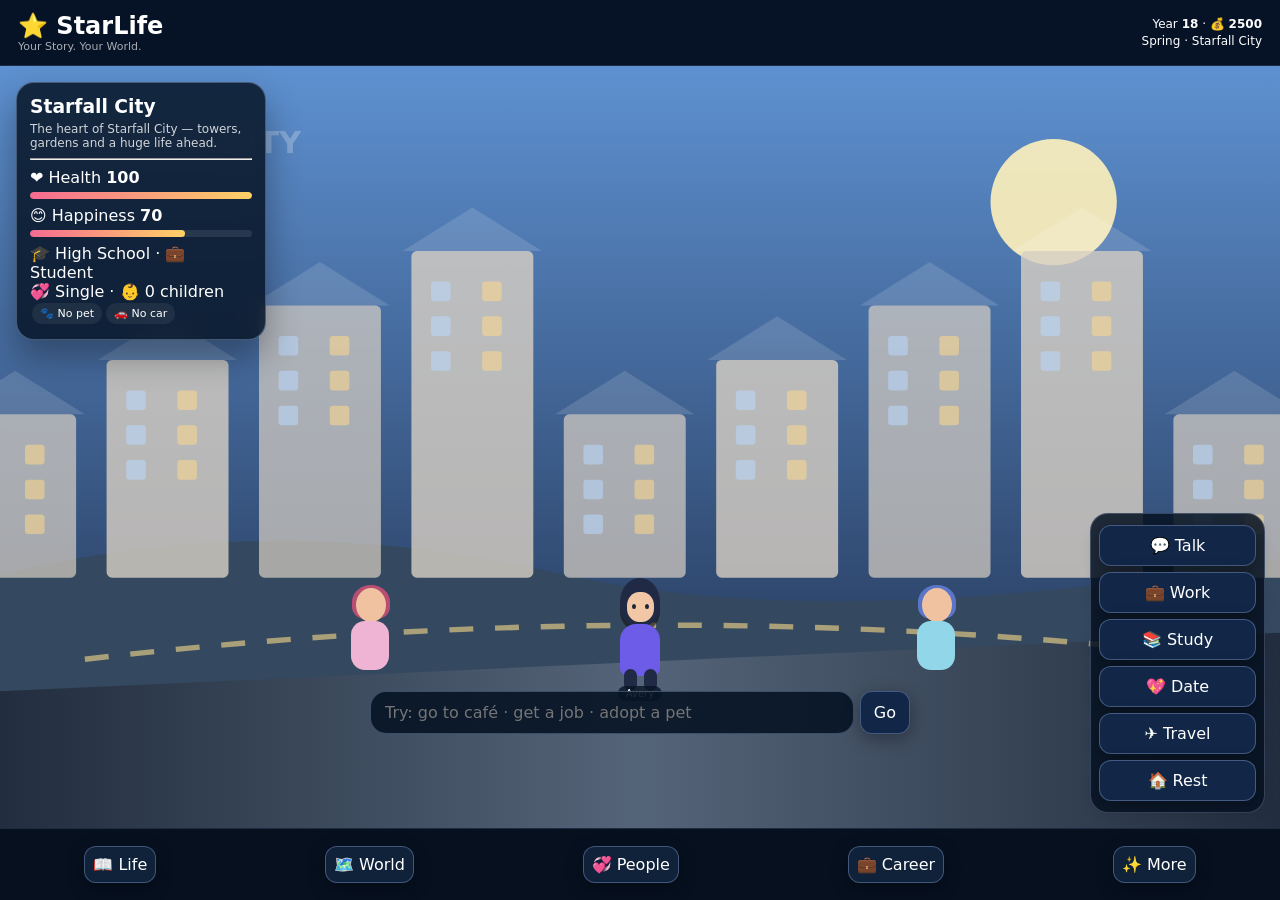
<file: index.html>
<!doctype html><html><head><meta charset="utf-8"><meta name="viewport" content="width=device-width,initial-scale=1,maximum-scale=1,user-scalable=no"><title>StarLife — Your Story. Your World.</title><style>*{box-sizing:border-box}html,body{margin:0;width:100%;height:100%;overflow:hidden;background:#07101f;color:#fff;font-family:system-ui,-apple-system,BlinkMacSystemFont,"Segoe UI",sans-serif}button,input{font:inherit}button{color:#fff;background:#122747;border:1px solid #8da8d966;border-radius:12px;padding:10px 13px;box-shadow:0 5px 18px #0005}button:active{transform:scale(.97)}#app{height:100%;display:flex;flex-direction:column;background:#07101f}.top{height:66px;display:flex;align-items:center;justify-content:space-between;padding:7px 18px;background:#071326ee;border-bottom:1px solid #7894c733;z-index:5}.logo{font-size:24px;font-weight:900}.tag{font-size:11px;opacity:.65}.stats{text-align:right;font-size:12px;line-height:1.35}.world{position:relative;flex:1;min-height:0;overflow:hidden}.scene{position:absolute;inset:0;background:#18365d}.scene svg{width:100%;height:100%;display:block}.hud{position:absolute;left:16px;top:16px;width:250px;background:#071426d9;border:1px solid #b2c9ec55;border-radius:18px;padding:13px;backdrop-filter:blur(10px);z-index:3;box-shadow:0 16px 35px #0005}.hud h3{margin:0 0 5px}.small{font-size:12px;opacity:.8}.bar{height:7px;background:#ffffff18;border-radius:10px;overflow:hidden;margin:5px 0 7px}.bar i{display:block;height:100%;width:70%;background:linear-gradient(90deg,#f46b91,#ffd166);border-radius:10px}.actions{position:absolute;right:15px;bottom:15px;width:175px;padding:8px;background:#071426dd;border:1px solid #b2c9ec44;border-radius:18px;z-index:3}.actions button{width:100%;margin:3px 0}.nav{height:72px;background:#07101feF;border-top:1px solid #7894c733;display:flex;align-items:center;justify-content:space-around;z-index:6}.nav button{min-width:70px;padding:8px;background:#10213a}.player{position:absolute;left:50%;bottom:19%;width:58px;height:105px;transform:translateX(-50%);z-index:2;transition:.08s}.player .hair{position:absolute;top:0;left:9px;width:40px;height:48px;background:#202a45;border-radius:50% 50% 42% 42%;box-shadow:0 5px 0 #1119}.player .face{position:absolute;top:14px;left:16px;width:27px;height:30px;border-radius:45%;background:#f2c7a6}.player .eye{position:absolute;top:26px;width:4px;height:5px;background:#1b2235;border-radius:50%}.player .e1{left:21px}.player .e2{left:34px}.player .body{position:absolute;top:46px;left:9px;width:40px;height:52px;background:#6d5ce7;border-radius:16px 16px 8px 8px}.player .leg{position:absolute;top:91px;width:13px;height:22px;background:#202a45;border-radius:8px}.player .l1{left:13px}.player .l2{left:33px}.player .label{position:absolute;top:108px;left:50%;transform:translateX(-50%);white-space:nowrap;background:#071426cc;padding:2px 8px;border-radius:10px;font-size:10px}.npc{position:absolute;z-index:2;width:48px;height:88px;bottom:20%}.npc .nhead{position:absolute;top:0;left:10px;width:30px;height:34px;background:#f0c2a0;border-radius:50%}.npc .nhair{position:absolute;top:-3px;left:6px;width:38px;height:34px;background:#b84e74;border-radius:50% 50% 35% 35%}.npc .nbody{position:absolute;top:33px;left:5px;width:38px;height:49px;background:#efb4d3;border-radius:14px}.n1{left:27%}.n2{right:25%}.panel{position:absolute;inset:0;background:#030813dc;z-index:10;display:flex;align-items:center;justify-content:center}.card{width:min(92%,650px);max-height:86%;overflow:auto;background:#0d1b32;border:1px solid #9eb8df66;border-radius:22px;padding:20px;box-shadow:0 25px 80px #000b}.grid{display:grid;grid-template-columns:repeat(3,1fr);gap:8px}.grid button{min-height:48px}.close{float:right}.hidden{display:none}.toast{position:absolute;top:78px;left:50%;transform:translateX(-50%);z-index:20;background:#071426f5;border:1px solid #9eb8df55;padding:9px 16px;border-radius:20px}.cmd{position:absolute;left:50%;bottom:94px;transform:translateX(-50%);width:min(540px,58%);z-index:4;display:flex;gap:6px}.cmd input{flex:1;min-width:0;padding:11px 14px;border-radius:16px;border:1px solid #9eb8df55;background:#071426e8;color:white;outline:none}.pill{display:inline-block;padding:4px 8px;border-radius:10px;background:#ffffff10;margin:2px;font-size:11px}@media(max-width:700px){.hud{width:210px;font-size:12px}.actions{width:135px}.cmd{width:55%;bottom:84px}.nav{height:64px}.nav button{min-width:54px;padding:7px 5px;font-size:11px}.logo{font-size:20px}}</style></head><body><div id="app"><header class="top"><div><div class="logo">⭐ StarLife</div><div class="tag">Your Story. Your World.</div></div><div class="stats">Year <b id="age">18</b> · 💰 <b id="money">2500</b><br><span>Spring</span> · <span id="place">Starfall City</span></div></header><main class="world"><div class="scene" id="scene"></div><div class="hud"><h3 id="title">Starfall City</h3><div class="small" id="desc">A living anime-inspired world awaits you.</div><hr><div>❤️ Health <b id="health">100</b></div><div class="bar"><i id="hb"></i></div><div>😊 Happiness <b id="happy">70</b></div><div class="bar"><i id="mb"></i></div><div>🎓 <span id="edu">High School</span> · 💼 <span id="job">Student</span></div><div>💞 <span id="rel">Single</span> · 👶 <span id="kids">0</span> children</div><div class="pill" id="pet">🐾 No pet</div><div class="pill" id="car">🚗 No car</div></div><div class="npc n1"><div class="nhair"></div><div class="nhead"></div><div class="nbody"></div></div><div class="npc n2"><div class="nhair" style="background:#5b76c9"></div><div class="nhead"></div><div class="nbody" style="background:#91d7e9"></div></div><div class="player" id="player"><div class="hair"></div><div class="face"></div><div class="eye e1"></div><div class="eye e2"></div><div class="body"></div><div class="leg l1"></div><div class="leg l2"></div><div class="label" id="playerLabel">Avery</div></div><div class="actions"><button onclick="doAct('talk')">💬 Talk</button><button onclick="doAct('work')">💼 Work</button><button onclick="doAct('study')">📚 Study</button><button onclick="doAct('date')">💖 Date</button><button onclick="doAct('travel')">✈️ Travel</button><button onclick="doAct('rest')">🏠 Rest</button></div><div class="cmd"><input id="command" placeholder="Try: go to café · get a job · adopt a pet"><button onclick="command()">Go</button></div></main><nav class="nav"><button onclick="openPanel('life')">📖 Life</button><button onclick="openPanel('world')">🗺️ World</button><button onclick="openPanel('people')">💞 People</button><button onclick="openPanel('career')">💼 Career</button><button onclick="openPanel('more')">✨ More</button></nav><div class="panel hidden" id="panel"><div class="card" id="card"></div></div><div class="toast hidden" id="toast"></div></div><script>const S={name:'Avery',age:18,money:2500,health:100,happy:70,edu:'High School',job:'Student',rel:'Single',kids:0,pet:false,car:false,married:false,wanted:0,loc:'Starfall City',x:50};const scenes={'Starfall City':['#5e91d1','#34495f','#d9d0c5','The heart of Starfall City — towers, gardens and a huge life ahead.'],'High School':['#88b7e8','#496879','#e9d6c6','Classes, clubs, friendships and the first steps toward college.'],'Café':['#2d2030','#8b5e55','#d99b6e','A warm evening café where friendships and romance can begin.'],'Beach':['#72bde0','#d8c28d','#fff0cf','Sun, waves and a place to clear your mind.'],'Your House':['#9c7db5','#443a53','#cfae8a','Your private space to rest, decorate and build a family.'],'Night Life':['#18152f','#24203e','#e65a9b','Neon streets, music, parties and unexpected encounters.'],'Hospital':['#d9edf7','#71889b','#f7f7f7','Medical care, recovery and health choices.'],'Gym':['#405267','#252c38','#b7c7d8','Train your body and strengthen your mental health.'],'Work':['#647b9a','#344254','#d9e3ed','Build your career, earn money and shape your future.'],'Mall':['#a8c3dc','#505d70','#f4e5d1','Shopping, food, entertainment and social life.'],'Family':['#6f8f8b','#3f504f','#e5c49d','Spend time with the people who matter.'],'Pets':['#9ac7d5','#506e67','#efcf9e','Meet animals, adopt a companion and make memories.'],'Travel':['#718ed0','#3c526f','#f2d9a6','Leave the city and discover new places.'],'Hobbies':['#8c7db5','#403a55','#d4a7c6','Music, art, reading and hobbies improve your life.'],'Real Estate':['#7ca7c4','#56635c','#ead8bd','Find your dream home and grow your property.'],'Garage':['#697b91','#343d48','#d1b48d','Buy and maintain vehicles.'],'Legacy':['#202b4b','#111827','#e8c87a','Look back on your life and begin a new generation.'],'Police':['#53647b','#252c38','#cbd6e6','Consequences, investigations and the law.']};function $(x){return document.getElementById(x)}function clamp(n,a,b){return Math.max(a,Math.min(b,n))}function sync(){['age','money','health','happy','edu','job','rel','kids'].forEach(k=>$(k).textContent=S[k]);$('place').textContent=S.loc;$('title').textContent=S.loc;$('desc').textContent=scenes[S.loc]?.[3]||'Explore your life.';$('hb').style.width=S.health+'%';$('mb').style.width=S.happy+'%';$('pet').textContent=S.pet?'🐾 Pet companion':'🐾 No pet';$('car').textContent=S.car?'🚗 Owns a car':'🚗 No car';$('playerLabel').textContent=S.name;renderScene()}function buildings(a){let o='';for(let i=0;i<9;i++){let x=i*140-30,h=150+(i%4)*50;o+=`<g><rect x="${x}" y="${470-h}" width="112" height="${h}" rx="5" fill="${a}" opacity=".${7+(i%2)}"/><polygon points="${x-8},${470-h} ${x+56},${430-h} ${x+120},${470-h}" fill="#ffffff22"/>${[0,1,2].map(r=>`<rect x="${x+18}" y="${470-h+28+r*32}" width="18" height="18" rx="3" fill="#b9d9ff88"/><rect x="${x+65}" y="${470-h+28+r*32}" width="18" height="18" rx="3" fill="#ffd98a88"/>`).join('')}</g>`}return o}function renderScene(){let q=scenes[S.loc]||scenes['Starfall City'];$('scene').innerHTML=`<svg viewBox="0 0 1200 700" preserveAspectRatio="xMidYMid slice"><defs><linearGradient id="sky" x2="0" y2="1"><stop stop-color="${q[0]}"/><stop offset="1" stop-color="#1b2945"/></linearGradient><linearGradient id="road"><stop stop-color="#202b3c"/><stop offset=".5" stop-color="#566579"/><stop offset="1" stop-color="#202b3c"/></linearGradient></defs><rect width="1200" height="700" fill="url(#sky)"/><circle cx="980" cy="125" r="58" fill="#fff1bc" opacity=".9"/><path d="M0 470 Q260 405 520 465T1200 450V700H0Z" fill="${q[1]}"/><path d="M0 575 L1200 520 L1200 700 L0 700Z" fill="url(#road)" opacity=".95"/>${buildings(q[2])}<path d="M90 545 Q600 485 1110 540" fill="none" stroke="#f7d989" stroke-width="5" stroke-dasharray="22 20" opacity=".6"/><text x="55" y="80" fill="#fff" opacity=".25" font-size="28" font-weight="700">${S.loc.toUpperCase()}</text></svg>`}function toast(t){$('toast').textContent=t;$('toast').classList.remove('hidden');setTimeout(()=>$('toast').classList.add('hidden'),1800)}function doAct(a){if(a==='talk'){S.happy=clamp(S.happy+5,0,100);toast('💬 A meaningful conversation lifted your mood.')}if(a==='work'){S.money+=250;S.happy=clamp(S.happy-2,0,100);toast('💼 You earned $250.')}if(a==='study'){S.happy=clamp(S.happy+3,0,100);toast('📚 Your skills improved.')}if(a==='date'){if(S.rel==='Single')S.rel='Dating';S.happy=clamp(S.happy+8,0,100);toast('💖 Your relationship is growing.')}if(a==='travel'){S.money=Math.max(0,S.money-150);S.loc='Travel';S.happy=clamp(S.happy+10,0,100);toast('✈️ You discovered somewhere new.')}if(a==='rest'){S.health=clamp(S.health+8,0,100);S.loc='Your House';toast('🏠 You rested and recovered.')}sync()}function move(dx,dy){S.x=clamp(S.x+dx,5,90);$('player').style.left=S.x+'%';$('player').style.bottom=clamp(19-dy,12,38)+'%'}document.addEventListener('keydown',e=>{if(['ArrowLeft','a'].includes(e.key))move(-2,0);if(['ArrowRight','d'].includes(e.key))move(2,0);if(['ArrowUp','w'].includes(e.key))move(0,2);if(['ArrowDown','s'].includes(e.key))move(0,-2);if(e.key===' ')ageUp()});let sx,sy;document.querySelector('.world').addEventListener('touchstart',e=>{sx=e.touches[0].clientX;sy=e.touches[0].clientY},{passive:true});document.querySelector('.world').addEventListener('touchmove',e=>{if(sx==null)return;let t=e.touches[0],dx=t.clientX-sx,dy=t.clientY-sy;if(Math.abs(dx)>4||Math.abs(dy)>4){move(dx*.03,-dy*.015);sx=t.clientX;sy=t.clientY}},{passive:true});document.querySelector('.world').addEventListener('touchend',()=>{sx=sy=null});function ageUp(){S.age++;S.happy=clamp(S.happy-3,0,100);S.health=clamp(S.health-2,0,100);if(S.age===19)S.edu='College';if(S.age===22&&S.job==='Student')S.job='Junior Designer';sync();toast('🎂 A new year begins!')}const locations=Object.keys(scenes);function goLoc(x){S.loc=x;sync();close();toast('📍 Arrived at '+x)}function openPanel(t){let h='';if(t==='life')h=`<button class="close" onclick="close()">✕</button><h2>📖 Your Life</h2><p><b>${S.name}</b>, age ${S.age}. ${S.job}. You have $${S.money} and ${S.happy}/100 happiness.</p><p>Education: ${S.edu} · Relationship: ${S.rel} · Children: ${S.kids}</p><button onclick="ageUp();close()">🎂 Age Up</button>`;if(t==='world')h=`<button class="close" onclick="close()">✕</button><h2>🗺️ StarLife World</h2><div class="grid">${locations.map(x=>`<button onclick="goLoc('${x}')">${x}</button>`).join('')}</div>`;if(t==='people')h=`<button class="close" onclick="close()">✕</button><h2>💞 Relationships</h2><p>🌸 Aiko — close friend</p><p>🎧 Ren — friend</p><p>✨ Mina — classmate</p><button onclick="doAct('talk');close()">💬 Talk</button><button onclick="doAct('date');close()">💖 Date</button><button onclick="S.married=true;S.rel='Married';sync();close();toast('💍 You got married!')">💍 Get Married</button>`;if(t==='career')h=`<button class="close" onclick="close()">✕</button><h2>💼 Careers</h2><div class="grid">${['Designer','Developer','Doctor','Artist','Teacher','Entrepreneur'].map(x=>`<button onclick="S.job='${x}';sync();close();toast('💼 Career: ${x}')">${x}</button>`).join('')}</div>`;if(t==='more')h=`<button class="close" onclick="close()">✕</button><h2>✨ Life Systems</h2><div class="grid"><button onclick="S.car=true;S.money=Math.max(0,S.money-1200);sync();close();toast('🚗 New car!')">🚗 Buy Car</button><button onclick="S.pet=true;sync();close();toast('🐾 Pet adopted!')">🐾 Adopt Pet</button><button onclick="S.kids++;sync();close();toast('👶 Family grew!')">👶 Have Child</button><button onclick="S.wanted++;S.money+=500;sync();close();toast('🚨 Wanted level '+S.wanted)">🚨 Crime</button><button onclick="S.wanted=0;sync();close();toast('👮 Police matter resolved.')">👮 Police</button><button onclick="S.health=100;S.loc='Hospital';sync();close();toast('🏥 Health restored.')">🏥 Hospital</button><button onclick="goLoc('Hobbies')">🎨 Hobbies</button><button onclick="goLoc('Real Estate')">🏡 Real Estate</button></div>`;$('card').innerHTML=h;$('panel').classList.remove('hidden')}function close(){$('panel').classList.add('hidden')}function command(){let q=$('command').value.toLowerCase().trim();$('command').value='';if(!q)return;if(q.includes('cafe')||q.includes('café'))goLoc('Café');else if(q.includes('school'))goLoc('High School');else if(q.includes('beach'))goLoc('Beach');else if(q.includes('hospital')||q.includes('doctor'))goLoc('Hospital');else if(q.includes('gym'))goLoc('Gym');else if(q.includes('house')||q.includes('home'))goLoc('Your House');else if(q.includes('night'))goLoc('Night Life');else if(q.includes('work')||q.includes('job')){goLoc('Work');S.job=S.job==='Student'?'Designer':S.job;S.money+=200;sync();toast('💼 You worked a shift.')}else if(q.includes('pet')||q.includes('adopt')){S.pet=true;sync();toast('🐾 You adopted a pet!')}else if(q.includes('car')){S.car=true;S.money=Math.max(0,S.money-1200);sync();toast('🚗 You bought a car.')}else if(q.includes('marry')){S.married=true;S.rel='Married';sync();toast('💍 Congratulations!')}else if(q.includes('child')||q.includes('baby')){S.kids++;sync();toast('👶 Your family grew!')}else if(q.includes('travel'))goLoc('Travel');else if(q.includes('crime')){S.wanted++;S.money+=500;sync();toast('🚨 Wanted level '+S.wanted)}else if(q.includes('age'))ageUp();else toast('✨ Try: school, café, work, date, pet, car, travel, crime, house')}function start(){let n=prompt('Create your character — name:','Avery');if(n){S.name=n.trim()||'Avery';let hair=prompt('Choose hair: Dark, Silver, or Blue','Dark')||'Dark';$('player').querySelector('.hair').style.background=hair.toLowerCase().includes('silver')?'#c8d0df':hair.toLowerCase().includes('blue')?'#4169b7':'#202a45';sync();toast('✨ Welcome to StarLife, '+S.name+'!')}}sync();setTimeout(start,400)</script></body></html>
</file>
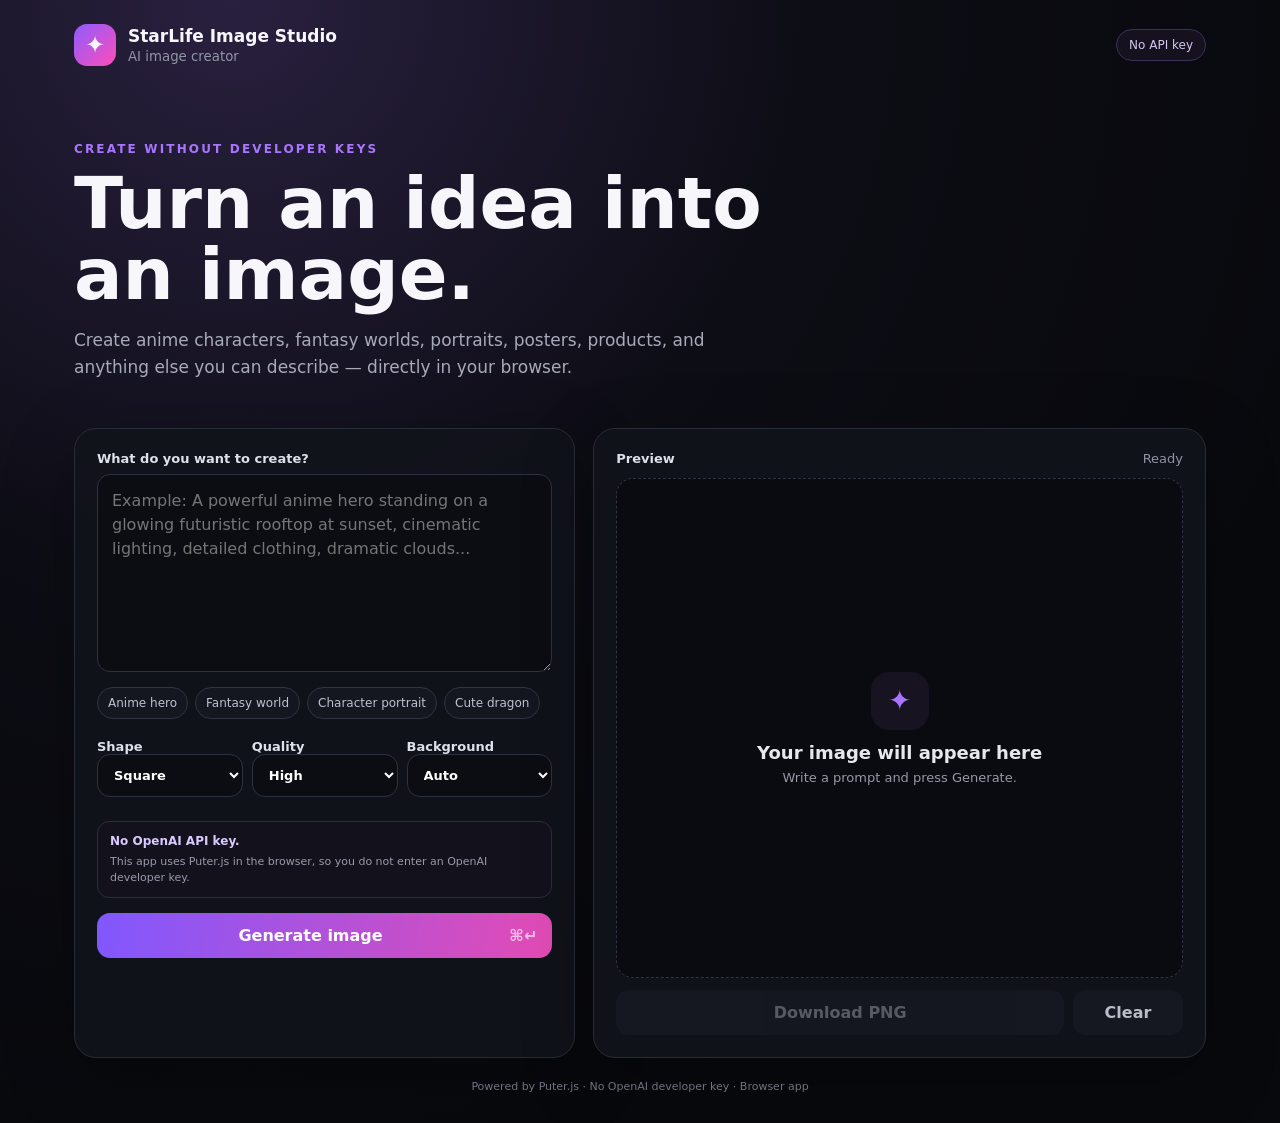
<file: image-studio/index.html>
<!doctype html>
<html lang="en">
<head>
  <meta charset="utf-8">
  <meta name="viewport" content="width=device-width,initial-scale=1">
  <meta name="theme-color" content="#090a10">
  <title>StarLife Image Studio</title>
  <link rel="stylesheet" href="./styles.css">
  <script src="https://js.puter.com/v2/"></script>
</head>
<body>
  <main class="shell">
    <header class="topbar">
      <div class="brand"><span class="spark">✦</span><div><strong>StarLife Image Studio</strong><small>AI image creator</small></div></div>
      <span class="pill">No API key</span>
    </header>
    <section class="hero">
      <p class="eyebrow">CREATE WITHOUT DEVELOPER KEYS</p>
      <h1>Turn an idea into an image.</h1>
      <p class="sub">Create anime characters, fantasy worlds, portraits, posters, products, and anything else you can describe — directly in your browser.</p>
    </section>
    <section class="workspace">
      <div class="panel controls">
        <label for="prompt">What do you want to create?</label>
        <textarea id="prompt" rows="7" placeholder="Example: A powerful anime hero standing on a glowing futuristic rooftop at sunset, cinematic lighting, detailed clothing, dramatic clouds..."></textarea>
        <div class="chips">
          <button data-prompt="A stunning anime hero standing on a glowing futuristic rooftop at sunset, cinematic lighting, dramatic clouds, detailed clothing, dynamic pose">Anime hero</button>
          <button data-prompt="An enormous magical fantasy kingdom floating above the clouds, waterfalls, castles, glowing crystals, epic cinematic landscape">Fantasy world</button>
          <button data-prompt="A beautiful original anime character portrait, expressive eyes, detailed hair, elegant outfit, soft cinematic lighting, polished illustration">Character portrait</button>
          <button data-prompt="A cute baby dragon flying above a colorful fantasy village, expressive face, whimsical atmosphere, detailed cartoon illustration">Cute dragon</button>
        </div>
        <div class="grid">
          <label>Shape<select id="size"><option value="square">Square</option><option value="landscape">Landscape</option><option value="portrait">Portrait</option></select></label>
          <label>Quality<select id="quality"><option value="high">High</option><option value="medium">Medium</option><option value="low">Fast</option></select></label>
          <label>Background<select id="background"><option value="auto">Auto</option><option value="opaque">Opaque</option><option value="transparent">Transparent</option></select></label>
        </div>
        <div class="notice"><strong>No OpenAI API key.</strong><span>This app uses Puter.js in the browser, so you do not enter an OpenAI developer key.</span></div>
        <button id="generate" class="generate">Generate image <span>⌘↵</span></button>
        <p id="error" class="error" hidden></p>
      </div>
      <div class="panel preview">
        <div class="preview-head"><span>Preview</span><span id="status">Ready</span></div>
        <div id="stage" class="stage empty">
          <div id="empty" class="empty-state"><div class="empty-icon">✦</div><h2>Your image will appear here</h2><p>Write a prompt and press Generate.</p></div>
          <div id="loading" class="loading" hidden><div class="spinner"></div><h2>Creating your image…</h2><p>The AI image service is working.</p></div>
          <img id="result" alt="Generated image" hidden>
        </div>
        <div class="actions"><button id="download" class="download" disabled>Download PNG</button><button id="clear" class="secondary">Clear</button></div>
      </div>
    </section>
    <footer>Powered by Puter.js · No OpenAI developer key · Browser app</footer>
  </main>
  <script src="./app.js"></script>
</body>
</html>
</file>
<file: image-studio/styles.css>
:root{font-family:Inter,ui-sans-serif,system-ui,-apple-system,BlinkMacSystemFont,"Segoe UI",sans-serif;color:#f7f7fb;background:#08090d}*{box-sizing:border-box}body{margin:0;min-height:100vh;background:radial-gradient(circle at 18% 0%,#29203f 0,#0d0d15 38%,#08090d 76%)}button,input,textarea,select{font:inherit}.shell{max-width:1180px;margin:auto;padding:24px}.topbar{display:flex;justify-content:space-between;align-items:center}.brand{display:flex;gap:12px;align-items:center}.spark{display:grid;place-items:center;width:42px;height:42px;border-radius:13px;background:linear-gradient(135deg,#8d5cff,#ff4db8);font-size:24px}.brand strong{display:block;font-size:17px}.brand small{color:#9295a7}.pill{border:1px solid #3b3158;background:#15111e;border-radius:999px;padding:8px 12px;color:#d3c8ee;font-size:12px}.hero{padding:64px 0 30px}.eyebrow{letter-spacing:.18em;color:#a875ff;font-size:12px;font-weight:800}.hero h1{font-size:clamp(38px,6vw,72px);line-height:.98;margin:10px 0 18px;max-width:800px}.sub{max-width:680px;color:#a7aab9;font-size:17px;line-height:1.6}.workspace{display:grid;grid-template-columns:minmax(0,.9fr) minmax(0,1.1fr);gap:18px}.panel{background:rgba(17,19,27,.9);border:1px solid #292b36;border-radius:22px;box-shadow:0 20px 70px rgba(0,0,0,.28);padding:22px}.controls label{display:block;font-weight:700;font-size:13px;color:#dfe1ea;margin-bottom:8px}textarea,input,select{width:100%;color:#fff;background:#0b0d13;border:1px solid #2e3140;border-radius:13px;outline:none}textarea{resize:vertical;min-height:155px;padding:14px;line-height:1.5}input,select{padding:12px}textarea:focus,input:focus,select:focus{border-color:#865cff;box-shadow:0 0 0 3px rgba(134,92,255,.12)}.chips{display:flex;flex-wrap:wrap;gap:7px;margin:11px 0 20px}.chips button{border:1px solid #303342;background:#141620;color:#bfc2cf;border-radius:999px;padding:8px 10px;cursor:pointer;font-size:12px}.chips button:hover{border-color:#7655d9;color:#fff}.grid{display:grid;grid-template-columns:1fr 1fr 1fr;gap:9px;margin-bottom:16px}.notice{display:flex;flex-direction:column;gap:3px;margin:8px 0 15px;padding:11px 12px;border:1px solid #302b43;background:#13111b;border-radius:12px;color:#989bad;font-size:11px;line-height:1.45}.notice strong{color:#d9caff;font-size:12px}.generate,.download,.secondary{width:100%;border:0;border-radius:13px;padding:13px 15px;font-weight:800;cursor:pointer}.generate{background:linear-gradient(100deg,#8058ff,#e34bb4);color:white}.generate:disabled{opacity:.55;cursor:wait}.generate span{float:right;opacity:.65}.preview{display:flex;flex-direction:column;min-height:620px}.preview-head{display:flex;justify-content:space-between;color:#dfe1ea;font-weight:700;font-size:13px;margin-bottom:12px}.preview-head span:last-child{color:#8f93a5;font-weight:500}.stage{flex:1;min-height:500px;border:1px dashed #303341;border-radius:17px;background:#090b10;display:grid;place-items:center;overflow:hidden}.stage img{width:100%;height:100%;object-fit:contain}.empty-state,.loading{text-align:center;padding:30px;color:#9699a8}.empty-state h2,.loading h2{color:#e7e8ef;font-size:18px;margin:12px 0 7px}.empty-state p,.loading p{margin:0;font-size:13px}.empty-icon{margin:auto;display:grid;place-items:center;width:58px;height:58px;border-radius:18px;background:#171321;color:#a875ff;font-size:28px}.spinner{width:38px;height:38px;border:3px solid #292c39;border-top-color:#a875ff;border-radius:50%;margin:0 auto 15px;animation:spin .8s linear infinite}@keyframes spin{to{transform:rotate(360deg)}}.actions{display:grid;grid-template-columns:1fr 110px;gap:9px;margin-top:12px}.download{background:#20232e;color:#dddfe8}.secondary{background:#151821;color:#b9bdca}.download:disabled{opacity:.35;cursor:not-allowed}.error{color:#ff9cae;background:#2a121a;border:1px solid #5c2635;border-radius:10px;padding:10px;font-size:12px}footer{text-align:center;color:#6f7281;font-size:11px;padding:22px 0 6px}@media(max-width:850px){.workspace{grid-template-columns:1fr}.preview{min-height:500px}.stage{min-height:390px}}@media(max-width:520px){.shell{padding:15px}.hero{padding-top:42px}.grid{grid-template-columns:1fr}.pill{display:none}.actions{grid-template-columns:1fr}}
</file>
